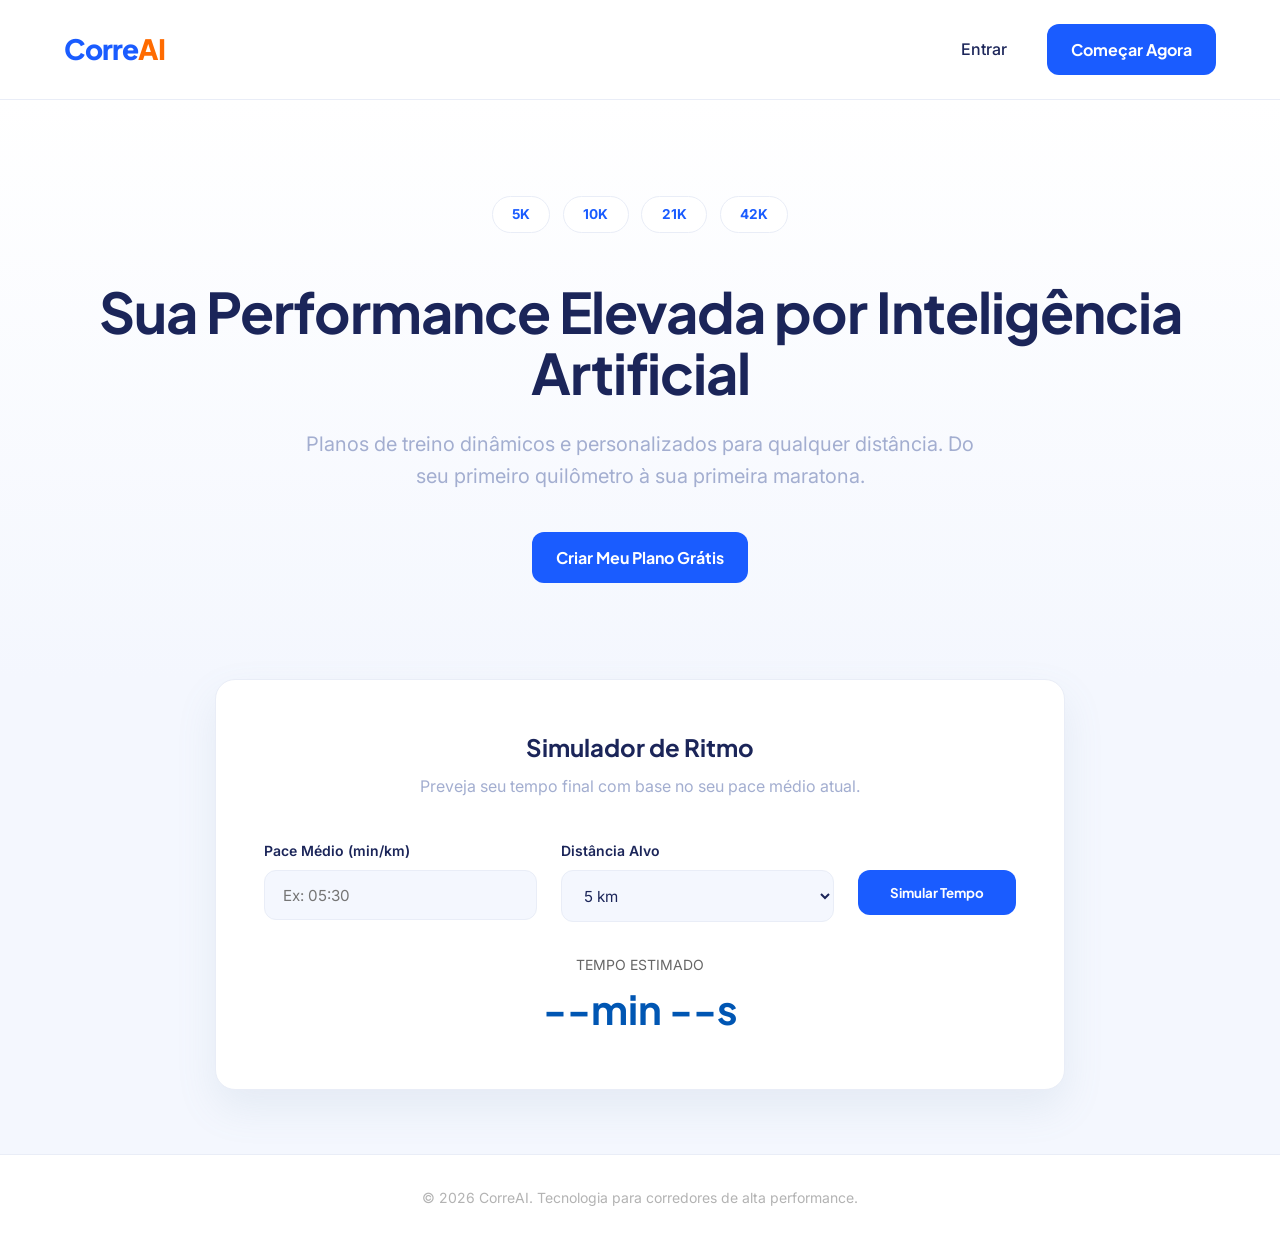
<file: index.html>
<!DOCTYPE html>
<html lang="pt-br">
    <head>
        <meta charset="UTF-8">
        <meta name="viewport" content="width=device-width, initial-scale=1.0">
        <title>CorreAI - Inteligência para sua Corrida</title>
        <link rel="stylesheet" href="style/style.css">
    </head>
    <body class="landing-page">

        <header class="landing-header">
            <a href="index.html" class="header-logo">Corre<span class="logo-ai">AI</span></a>
            <nav class="landing-nav">
                <a href="login.html" class="link-secundario">Entrar</a>
                <a href="cadastro.html" class="btn-primary">Começar Agora</a>
            </nav>
        </header>

        <main>
            <section class="hero">
                <div class="distancias-badges">
                    <span class="badge">5K</span>
                    <span class="badge">10K</span>
                    <span class="badge">21K</span>
                    <span class="badge">42K</span>
                </div>
                <h1>Sua Performance Elevada por Inteligência Artificial</h1>
                <p>Planos de treino dinâmicos e personalizados para qualquer distância. Do seu primeiro quilômetro à sua primeira maratona.</p>
                <div class="hero-actions">
                    <a href="cadastro.html" class="btn-primary btn-large">Criar Meu Plano Grátis</a>
                </div>
            </section>

            <section class="simulador-ritmo">
                <div class="cabecalho-simulador">
                    <h3>Simulador de Ritmo</h3>
                    <p>Preveja seu tempo final com base no seu pace médio atual.</p>
                </div>

                <div class="controles-simulador">
                    <div class="input-group">
                        <label for="paceInput">Pace Médio (min/km)</label>
                        <input type="text" id="paceInput" placeholder="Ex: 05:30" maxlength="5">
                        <span id="erroPace" style="color: #dc3545; font-size: 12px; display: none; margin-top: 5px;">
                            Formato inválido. Use MM:SS.
                        </span>
                    </div>

                    <div class="input-group">
                        <label for="distanciaSelect">Distância Alvo</label>
                        <select id="distanciaSelect">
                            <option value="5">5 km</option>
                            <option value="10">10 km</option>
                            <option value="21.097">21 km (Meia)</option>
                            <option value="42.195">42.2 km (Maratona)</option>
                        </select>
                    </div>

                    <button id="btnSimular" class="btn-primario">Simular Tempo</button>
                </div>

                <div class="resultado-simulador" style="text-align: center; margin-top: 2rem;">
                    <p style="font-size: 14px; color: #666; text-transform: uppercase;">Tempo Estimado</p>
                    <h2 id="tempoEstimadoDisplay" style="font-size: 2.5rem; color: #0056b3;">--min --s</h2>
                </div>
            </section>
        </main>

        <footer class="footer-simples">
            <p>© 2026 CorreAI. Tecnologia para corredores de alta performance.</p>
        </footer>

        <script src="js/simulador.js"></script> <script src="js/script.js"></script>
    </body>
</html>
</file>
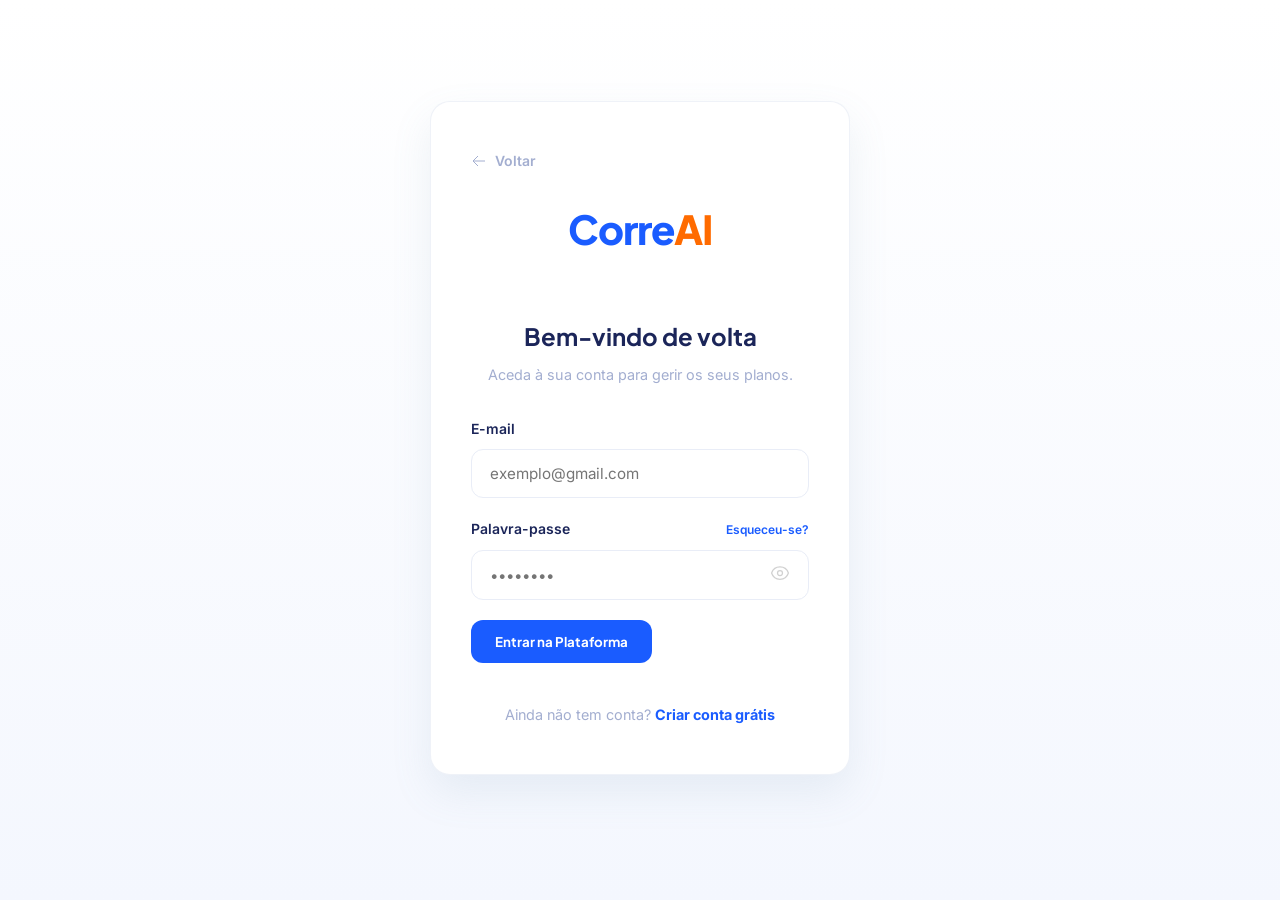
<file: admin.html>
<!DOCTYPE html>
<html lang="pt-br">
<head>
    <meta charset="UTF-8">
    <meta name="viewport" content="width=device-width, initial-scale=1.0">
    <title>Gestão Central - Admin CorreAI</title>
    <link rel="stylesheet" href="style/style.css">
    <style>
        .admin-kpi-grid { display: grid; grid-template-columns: repeat(auto-fit, minmax(280px, 1fr)); gap: 1.5rem; margin-bottom: 2rem; }
        .kpi-card { background: var(--white); border-radius: var(--radius-lg); padding: 1.8rem; border: 1px solid var(--border-color); display: flex; justify-content: space-between; align-items: flex-start; transition: transform 0.3s ease; box-shadow: var(--shadow-soft); }
        .kpi-card:hover { transform: translateY(-3px); }
        .kpi-info h4 { color: var(--text-secondary); font-size: 0.8rem; text-transform: uppercase; font-weight: 700; margin-bottom: 0.5rem; letter-spacing: 0.5px; }
        .kpi-valor { font-size: 2.2rem; font-family: var(--font-heading); color: var(--text-main); line-height: 1; }
        .kpi-icon { width: 50px; height: 50px; border-radius: 12px; display: flex; align-items: center; justify-content: center; font-size: 1.5rem; }
        .bg-azul-claro { background: var(--primary-light); color: var(--primary-blue); }
        .bg-laranja-claro { background: rgba(255, 107, 0, 0.1); color: var(--accent-orange); }
        .bg-verde-claro { background: rgba(1, 181, 116, 0.1); color: var(--success-green); }

        .admin-content-grid { display: grid; grid-template-columns: 1.5fr 1fr; gap: 1.5rem; margin-bottom: 2.5rem; }
        
        .tabela-container { width: 100%; overflow-x: auto; }
        .tabela-admin { width: 100%; border-collapse: collapse; text-align: left; }
        .tabela-admin th { color: var(--text-secondary); font-size: 0.75rem; text-transform: uppercase; padding: 1rem 0; border-bottom: 1px solid var(--border-color); font-weight: 700; }
        .tabela-admin td { padding: 1.2rem 0; border-bottom: 1px solid var(--border-color); color: var(--text-main); font-size: 0.9rem; vertical-align: middle; }
        .corredor-info { display: flex; align-items: center; gap: 1rem; }
        .avatar-letra { width: 40px; height: 40px; border-radius: 50%; display: flex; align-items: center; justify-content: center; font-weight: bold; color: white; font-family: var(--font-heading); font-size: 1.1rem; }
        
        .timeline { border-left: 2px solid var(--border-color); padding-left: 1.5rem; margin-left: 1rem; margin-top: 1rem; }
        .timeline-item { position: relative; margin-bottom: 1.5rem; }
        .timeline-item::before { content: ''; position: absolute; left: -1.9rem; top: 0.2rem; width: 12px; height: 12px; border-radius: 50%; background: var(--accent-orange); border: 3px solid var(--white); box-shadow: 0 0 0 4px rgba(255,107,0,0.1); }
        .timeline-time { font-size: 0.75rem; color: var(--text-secondary); font-weight: 600; margin-bottom: 0.2rem; display: block; }
        .timeline-texto { font-size: 0.9rem; font-weight: 500; }
        .texto-destaque { color: var(--primary-blue); font-weight: 700; }

        .danger-zone { background: #FFF4F4; border: 1px solid #FDCED0; padding: 2rem; border-radius: var(--radius-lg); position: relative; overflow: hidden; }
        .danger-zone::before { content: ''; position: absolute; top: 0; left: 0; width: 4px; height: 100%; background: var(--danger-red); }
        .danger-header { display: flex; align-items: center; gap: 0.8rem; color: var(--danger-red); margin-bottom: 1rem; }
        .danger-header h3 { color: var(--danger-red); margin: 0; }
        
        /* Sistema de Abas */
        .aba { display: none; animation: fadeIn 0.3s ease-in-out; }
        .aba.ativa { display: block; }
        @keyframes fadeIn { from { opacity: 0; transform: translateY(10px); } to { opacity: 1; transform: translateY(0); } }
        
        .btn-apagar { background: none; border: none; font-size: 1.2rem; cursor: pointer; transition: 0.2s; padding: 0.5rem; }
        .btn-apagar:hover { transform: scale(1.2); }

        @media (max-width: 1024px) { .admin-content-grid { grid-template-columns: 1fr; } }
    </style>
</head>
<body class="dashboard-page">

    <aside class="sidebar">
        <div class="sidebar-header">
            <a href="index.html" class="header-logo">Corre<span class="logo-ai">AI</span></a>
        </div>
        
        <nav class="sidebar-nav">
            <a href="#" class="nav-link active" onclick="mudarAba('aba-visao-geral', this)">
                <span class="icon">📊</span> Visão Geral
            </a>
            <a href="#" class="nav-link" onclick="mudarAba('aba-gestao', this)">
                <span class="icon">👥</span> Gestão de Utilizadores
            </a>
            <a href="#" class="nav-link" onclick="mudarAba('aba-logs', this)">
                <span class="icon">📑</span> Logs do Sistema
            </a>
        </nav>

        <div class="sidebar-footer">
            <div style="background: var(--bg-light); padding: 1rem; border-radius: var(--radius-md); display: flex; align-items: center; gap: 1rem;">
                <div class="avatar-letra" style="background: var(--text-main); width: 35px; height: 35px; font-size: 0.9rem;">AD</div>
                <div style="flex: 1;">
                    <p style="font-size: 0.8rem; font-weight: 700; color: var(--text-main);">Admin</p>
                    <p style="font-size: 0.7rem; color: var(--text-secondary);">admin@correai.com</p>
                </div>
                <button onclick="sair()" style="background: none; border: none; cursor: pointer; color: var(--danger-red); font-weight: bold; font-size: 0.85rem;">Sair</button>
            </div>
        </div>
    </aside>

    <main class="main-content">
        <header class="main-header">
            <div class="header-info">
                <h1>Gestão Central de Treinos</h1>
                <p class="texto-secundario">Monitorização de performance do sistema e uso da Inteligência Artificial.</p>
            </div>
            <div class="header-actions" style="display: flex; gap: 1.5rem; align-items: center;">
                <button class="btn-secundario" onclick="window.location.reload();">🔄 Atualizar Dados</button>
                <button onclick="sair()" class="btn-icon" style="color: var(--danger-red); font-weight: bold; background: none; border: none; cursor: pointer; font-size: 1rem;">Sair</button>
            </div>
        </header>

        <div id="aba-visao-geral" class="aba ativa">
            <section class="admin-kpi-grid">
                <div class="kpi-card">
                    <div class="kpi-info"><h4>Total de Corredores</h4><div class="kpi-valor" id="kpi-users">0</div></div>
                    <div class="kpi-icon bg-azul-claro">👥</div>
                </div>
                <div class="kpi-card">
                    <div class="kpi-info"><h4>Treinos Gerados IA</h4><div class="kpi-valor" id="kpi-treinos">0</div></div>
                    <div class="kpi-icon bg-laranja-claro">🧠</div>
                </div>
                <div class="kpi-card">
                    <div class="kpi-info"><h4>Kms Corridos (Mês)</h4><div class="kpi-valor" id="kpi-km">0 <span style="font-size: 1rem; color: var(--text-secondary);">km</span></div></div>
                    <div class="kpi-icon bg-verde-claro">📈</div>
                </div>
            </section>

            <section class="admin-content-grid">
                <div class="card">
                    <h3 style="margin-bottom: 1.5rem;">Últimos Corredores Registados</h3>
                    <div class="tabela-container">
                        <table class="tabela-admin">
                            <thead>
                                <tr><th>Corredor</th><th>Objetivo</th><th>Data de Registo</th><th>Status</th></tr>
                            </thead>
                            <tbody id="tabela-usuarios-resumo">
                                <tr><td colspan="4" style="text-align: center; color: var(--text-secondary);">A carregar dados...</td></tr>
                            </tbody>
                        </table>
                    </div>
                </div>
                <div class="card">
                    <h3 style="margin-bottom: 0.5rem;">Feed de Atividade IA</h3>
                    <p class="texto-secundario" style="font-size: 0.8rem; margin-bottom: 1.5rem;">Últimos 5 treinos gerados.</p>
                    <div class="timeline" id="timeline-resumo"></div>
                </div>
            </section>

            <section class="danger-zone">
                <div class="danger-header"><span style="font-size: 1.5rem;">⚠️</span><h3>Manutenção de Base de Dados</h3></div>
                <p class="texto-secundario" style="margin-bottom: 1.5rem;">Esta ação irá remover permanentemente todo o histórico de treinos. Esta operação é <strong>irreversível</strong>.</p>
                <button id="btn-danger" class="btn-primary" style="background: var(--danger-red);" onclick="confirmarLimpeza()">Limpar Base de Dados SQL</button>
            </section>
        </div>

        <div id="aba-gestao" class="aba">
            <div class="card">
                <h3 style="margin-bottom: 0.5rem;">Gestão Completa de Utilizadores</h3>
                <p class="texto-secundario" style="margin-bottom: 2rem;">Controle de contas, perfis e permissões dos corredores.</p>
                <div class="tabela-container">
                    <table class="tabela-admin">
                        <thead>
                            <tr><th>Corredor</th><th>Email</th><th>Objetivo</th><th>Ações</th></tr>
                        </thead>
                        <tbody id="tabela-usuarios-completa">
                            <tr><td colspan="4" style="text-align: center; color: var(--text-secondary);">A carregar dados...</td></tr>
                        </tbody>
                    </table>
                </div>
            </div>
        </div>

        <div id="aba-logs" class="aba">
            <div class="card">
                <h3 style="margin-bottom: 0.5rem;">Logs Detalhados do Sistema</h3>
                <p class="texto-secundario" style="margin-bottom: 2rem;">Registo completo de toda a atividade do motor de Inteligência Artificial.</p>
                <div class="tabela-container">
                    <table class="tabela-admin">
                        <thead>
                            <tr><th>Data e Hora</th><th>Corredor</th><th>Distância Executada</th><th>Parecer da IA</th></tr>
                        </thead>
                        <tbody id="tabela-logs-completa">
                            <tr><td colspan="4" style="text-align: center; color: var(--text-secondary);">A carregar logs...</td></tr>
                        </tbody>
                    </table>
                </div>
            </div>
        </div>

    </main>

    <script>
        if (localStorage.getItem('tipoUsuario') !== 'admin') {
            alert("Acesso Negado! Área restrita a Administradores.");
            window.location.href = 'login.html';
        }

        function sair() { localStorage.clear(); window.location.href = 'index.html'; }

        // Mudar entre as Abas (SPA)
        function mudarAba(idAba, elementoNav) {
            // Remove a classe 'ativa' de todas as abas e links
            document.querySelectorAll('.aba').forEach(aba => aba.classList.remove('ativa'));
            document.querySelectorAll('.nav-link').forEach(link => link.classList.remove('active'));
            
            // Ativa a aba clicada
            document.getElementById(idAba).classList.add('ativa');
            elementoNav.classList.add('active');
        }

        function gerarCorAvatar(nome) {
            const cores = ['#1A5CFF', '#FF6B00', '#01B574', '#7000FF', '#FF005C', '#00C2FF'];
            let soma = 0;
            for(let i = 0; i < nome.length; i++) soma += nome.charCodeAt(i);
            return cores[soma % cores.length];
        }

        // CARREGAR DADOS GERAIS (E PREENCHER AS DUAS ABAS DE UTILIZADORES)
        async function carregarDashboardAdmin() {
            try {
                const res = await fetch('http://127.0.0.1:5000/admin/stats');
                const data = await res.json();
                
                document.getElementById('kpi-users').innerText = data.total_users;
                document.getElementById('kpi-treinos').innerText = data.total_treinos;
                document.getElementById('kpi-km').innerHTML = `${data.total_km} <span style="font-size: 1rem; color: var(--text-secondary);">km</span>`;

                const tbodyResumo = document.getElementById('tabela-usuarios-resumo');
                const tbodyCompleta = document.getElementById('tabela-usuarios-completa');
                
                if(data.usuarios.length === 0) {
                    tbodyResumo.innerHTML = '<tr><td colspan="4" style="text-align:center;">Nenhum utilizador.</td></tr>';
                    tbodyCompleta.innerHTML = '<tr><td colspan="4" style="text-align:center;">Nenhum utilizador.</td></tr>';
                } else {
                    let htmlResumo = '';
                    let htmlCompleto = '';

                    data.usuarios.forEach(u => {
                        const inicial = u.nome.charAt(0).toUpperCase();
                        const cor = gerarCorAvatar(u.nome);
                        const dataFormatada = new Date(u.criado_em).toLocaleDateString('pt-PT', { day: '2-digit', month: 'short', year: 'numeric' });
                        const objText = u.objetivo ? u.objetivo.toUpperCase() : 'N/A';
                        
                        // HTML para Visão Geral
                        htmlResumo += `
                        <tr>
                            <td><div class="corredor-info"><div class="avatar-letra" style="background-color: ${cor};">${inicial}</div>
                            <div><p style="font-weight: 600;">${u.nome}</p><p style="font-size: 0.75rem; color: var(--text-secondary);">${u.email}</p></div></div></td>
                            <td style="font-weight: 600; color: var(--primary-blue);">${objText}</td>
                            <td>${dataFormatada}</td>
                            <td><span class="tag-status status-sucesso">Ativo</span></td>
                        </tr>`;

                        // HTML para Gestão de Utilizadores (Com botão de apagar)
                        htmlCompleto += `
                        <tr>
                            <td><div class="corredor-info"><div class="avatar-letra" style="background-color: ${cor};">${inicial}</div><p style="font-weight: 600;">${u.nome}</p></div></td>
                            <td>${u.email}</td>
                            <td style="font-weight: 600;">${objText}</td>
                            <td><button class="btn-apagar" onclick="apagarUtilizador(${u.id}, '${u.nome}')" title="Apagar Utilizador">🗑️</button></td>
                        </tr>`;
                    });

                    tbodyResumo.innerHTML = htmlResumo;
                    tbodyCompleta.innerHTML = htmlCompleto;
                }
            } catch (err) { console.error("Erro stats:", err); }
        }

        // CARREGAR DADOS DE LOGS (PREENCHER TIMELINE E TABELA COMPLETA)
        async function carregarFeedIA() {
            try {
                const res = await fetch(`http://127.0.0.1:5000/historico?tipo=admin`);
                const treinos = await res.json();
                const timeline = document.getElementById('timeline-resumo');
                const tbodyLogs = document.getElementById('tabela-logs-completa');
                
                if (treinos.length === 0) {
                    timeline.innerHTML = "<p class='texto-secundario'>Nenhuma atividade recente.</p>";
                    tbodyLogs.innerHTML = "<tr><td colspan='4' style='text-align:center;'>Nenhum log disponível.</td></tr>";
                    return;
                }

                // Preencher Timeline da Visão Geral (apenas 5)
                const ultimos = treinos.slice(0, 5);
                timeline.innerHTML = ultimos.map(t => {
                    const hora = new Date(t.data + 'T12:00:00').toLocaleTimeString('pt-PT', { hour: '2-digit', minute: '2-digit' });
                    const kmSugerido = t.sugestao_ia || t.sugestao || 'Nova Meta';
                    return `<div class="timeline-item"><span class="timeline-time">${hora}</span>
                            <p class="timeline-texto">A IA atuou em <span style="font-weight: 600;">${t.nome}</span>: <span class="texto-destaque">${kmSugerido}</span></p></div>`;
                }).join('');

                // Preencher Tabela de Logs Completa
                tbodyLogs.innerHTML = treinos.map(t => {
                    const dataCompleta = new Date(t.data + 'T12:00:00').toLocaleDateString('pt-PT') + ' às ' + new Date(t.data + 'T12:00:00').toLocaleTimeString('pt-PT', { hour: '2-digit', minute: '2-digit' });
                    return `
                    <tr>
                        <td>${dataCompleta}</td>
                        <td style="font-weight: 600;">${t.nome}</td>
                        <td>${t.distancia} KM</td>
                        <td style="color: var(--primary-blue); font-weight: 500;">${t.sugestao_ia || t.sugestao || 'N/A'}</td>
                    </tr>`;
                }).join('');

            } catch { document.getElementById('timeline-resumo').innerHTML = "Erro ao conectar."; }
        }

        // APAGAR UTILIZADOR
        async function apagarUtilizador(id, nome) {
            if(confirm(`ATENÇÃO!\nTem a certeza que deseja APAGAR o utilizador "${nome}" e todo o seu histórico de treinos?\nEsta ação é irreversível.`)) {
                try {
                    const res = await fetch(`http://127.0.0.1:5000/admin/deletar_usuario/${id}`, { method: 'DELETE' });
                    const resposta = await res.json();
                    if(resposta.sucesso) {
                        alert(resposta.mensagem);
                        carregarDashboardAdmin(); // Recarrega as tabelas e KPIs
                        carregarFeedIA();
                    }
                } catch (err) { alert("Erro de conexão ao tentar apagar utilizador."); }
            }
        }

        // SISTEMA DUPLA CONFIRMAÇÃO PARA LIMPAR TUDO
        let confirmacaoAtiva = false;
        async function confirmarLimpeza() {
            const btn = document.getElementById('btn-danger');
            if (!confirmacaoAtiva) {
                btn.innerText = "Tem a certeza? Clique novamente para apagar.";
                btn.style.background = "#8B0000"; 
                confirmacaoAtiva = true;
                setTimeout(() => { btn.innerText = "Limpar Base de Dados SQL"; btn.style.background = "var(--danger-red)"; confirmacaoAtiva = false; }, 4000);
            } else {
                btn.innerText = "A apagar...";
                await fetch('http://127.0.0.1:5000/admin/limpar', { method: 'DELETE' });
                alert("Limpeza efetuada com sucesso!");
                window.location.reload();
            }
        }

        document.addEventListener('DOMContentLoaded', () => {
            carregarDashboardAdmin();
            carregarFeedIA();
        });
    </script>
</body>
</html>
</file>
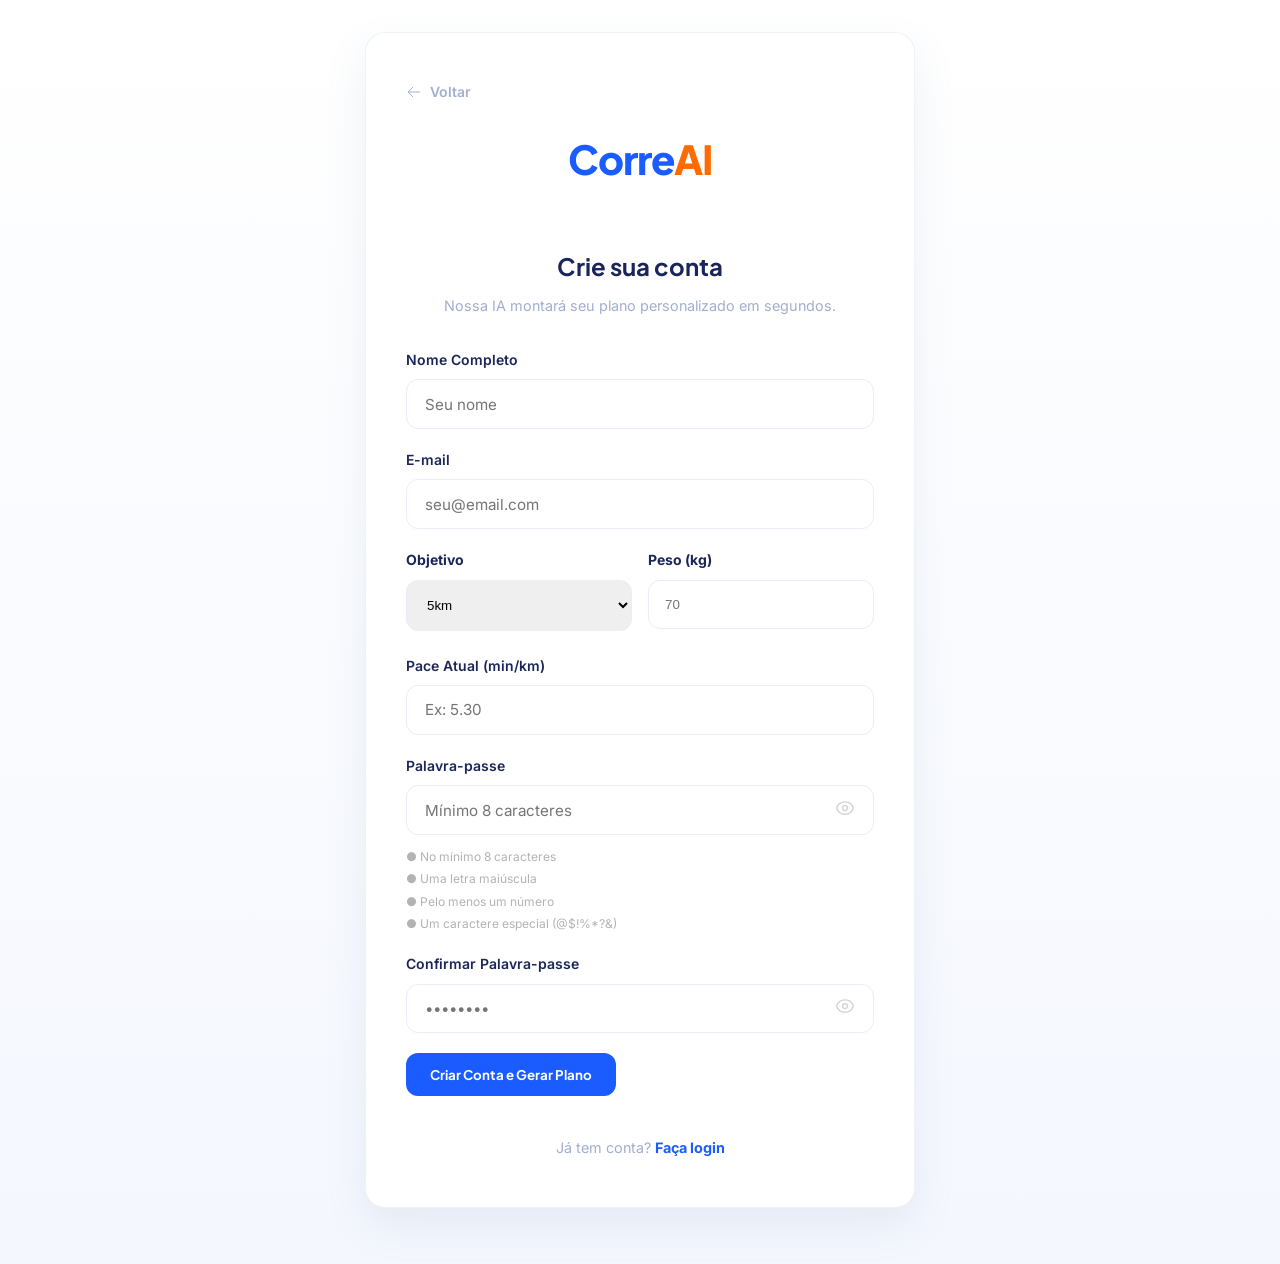
<file: cadastro.html>
<!DOCTYPE html>
<html lang="pt-br">
<head>
    <meta charset="UTF-8">
    <meta name="viewport" content="width=device-width, initial-scale=1.0">
    <title>Cadastro - CorreAI</title>
    <link rel="stylesheet" href="style/style.css">
</head>
<body class="auth-page">

    <main class="auth-container container-medio">
        <div class="auth-card card">
            
            <a href="index.html" class="btn-voltar">
                <svg class="icon-svg" style="width: 16px; height: 16px;" viewBox="0 0 24 24" stroke="currentColor"><path d="M10.5 19.5 3 12m0 0 7.5-7.5M3 12h18" /></svg>
                Voltar
            </a>

            <div style="display: flex; justify-content: center; margin-bottom: 2rem;">
                <a href="index.html" class="header-logo">Corre<span class="logo-ai">AI</span></a>
            </div>

            <div class="auth-header">
                <h2>Crie sua conta</h2>
                <p>Nossa IA montará seu plano personalizado em segundos.</p>
            </div>
            
            <form id="form-cadastro">
                <div class="form-group">
                    <label>Nome Completo</label>
                    <input type="text" id="nome" placeholder="Seu nome" required>
                </div>

                <div class="form-group">
                    <label>E-mail</label>
                    <input type="email" id="email" placeholder="seu@email.com" required>
                </div>

                <div style="display: flex; gap: 1rem; margin-bottom: 1.5rem;">
                    <div style="flex: 1;">
                        <label style="display: block; font-size: 0.875rem; font-weight: 700; margin-bottom: 0.5rem;">Objetivo</label>
                        <select id="distancia-alvo" style="width: 100%; padding: 1rem; border: 1px solid var(--border-color); border-radius: var(--radius-md);" required>
                            <option value="5k">5km</option>
                            <option value="10k">10km</option>
                            <option value="21k">21km</option>
                            <option value="42k">42km</option>
                        </select>
                    </div>
                    <div style="flex: 1;">
                        <label style="display: block; font-size: 0.875rem; font-weight: 700; margin-bottom: 0.5rem;">Peso (kg)</label>
                        <input type="number" id="peso" placeholder="70" style="width: 100%; padding: 1rem; border: 1px solid var(--border-color); border-radius: var(--radius-md);" required>
                    </div>
                </div>

                <div class="form-group">
                    <label>Pace Atual (min/km)</label>
                    <input type="number" id="pace-cadastro" placeholder="Ex: 5.30" step="0.01" required>
                </div>

                <div class="form-group">
                    <label>Palavra-passe</label>
                    <div class="input-icon-wrapper">
                        <input type="password" id="senha" placeholder="Mínimo 8 caracteres" required>
                        <button type="button" class="btn-icon-toggle" onclick="toggleSenha('senha')">
                            <svg class="icon-svg" viewBox="0 0 24 24"><path d="M2.036 12.322a1.012 1.012 0 0 1 0-.639C3.423 7.51 7.36 4.5 12 4.5c4.638 0 8.573 3.007 9.963 7.178.07.207.07.431 0 .639C20.577 16.49 16.64 19.5 12 19.5c-4.638 0-8.573-3.007-9.963-7.178Z" /><circle cx="12" cy="12" r="3" /></svg>
                        </button>
                    </div>
                    <div class="requisitos-senha">
                        <p id="req-comprimento">● No mínimo 8 caracteres</p>
                        <p id="req-maiuscula">● Uma letra maiúscula</p>
                        <p id="req-numero">● Pelo menos um número</p>
                        <p id="req-especial">● Um caractere especial (@$!%*?&)</p>
                    </div>
                </div>

                <div class="form-group">
                    <label>Confirmar Palavra-passe</label>
                    <div class="input-icon-wrapper">
                        <input type="password" id="confirmar-senha" placeholder="••••••••" required>
                        <button type="button" class="btn-icon-toggle" onclick="toggleSenha('confirmar-senha')">
                            <svg class="icon-svg" viewBox="0 0 24 24"><path d="M2.036 12.322a1.012 1.012 0 0 1 0-.639C3.423 7.51 7.36 4.5 12 4.5c4.638 0 8.573 3.007 9.963 7.178.07.207.07.431 0 .639C20.577 16.49 16.64 19.5 12 19.5c-4.638 0-8.573-3.007-9.963-7.178Z" /><circle cx="12" cy="12" r="3" /></svg>
                        </button>
                    </div>
                </div>

                <button type="submit" class="btn-primary">Criar Conta e Gerar Plano</button>
            </form>

            <footer class="auth-footer">
                <p>Já tem conta? <a href="login.html" class="link-destaque">Faça login</a></p>
            </footer>
        </div>
    </main>

    <script src="js/script.js"></script>
</body>
</html>
</file>
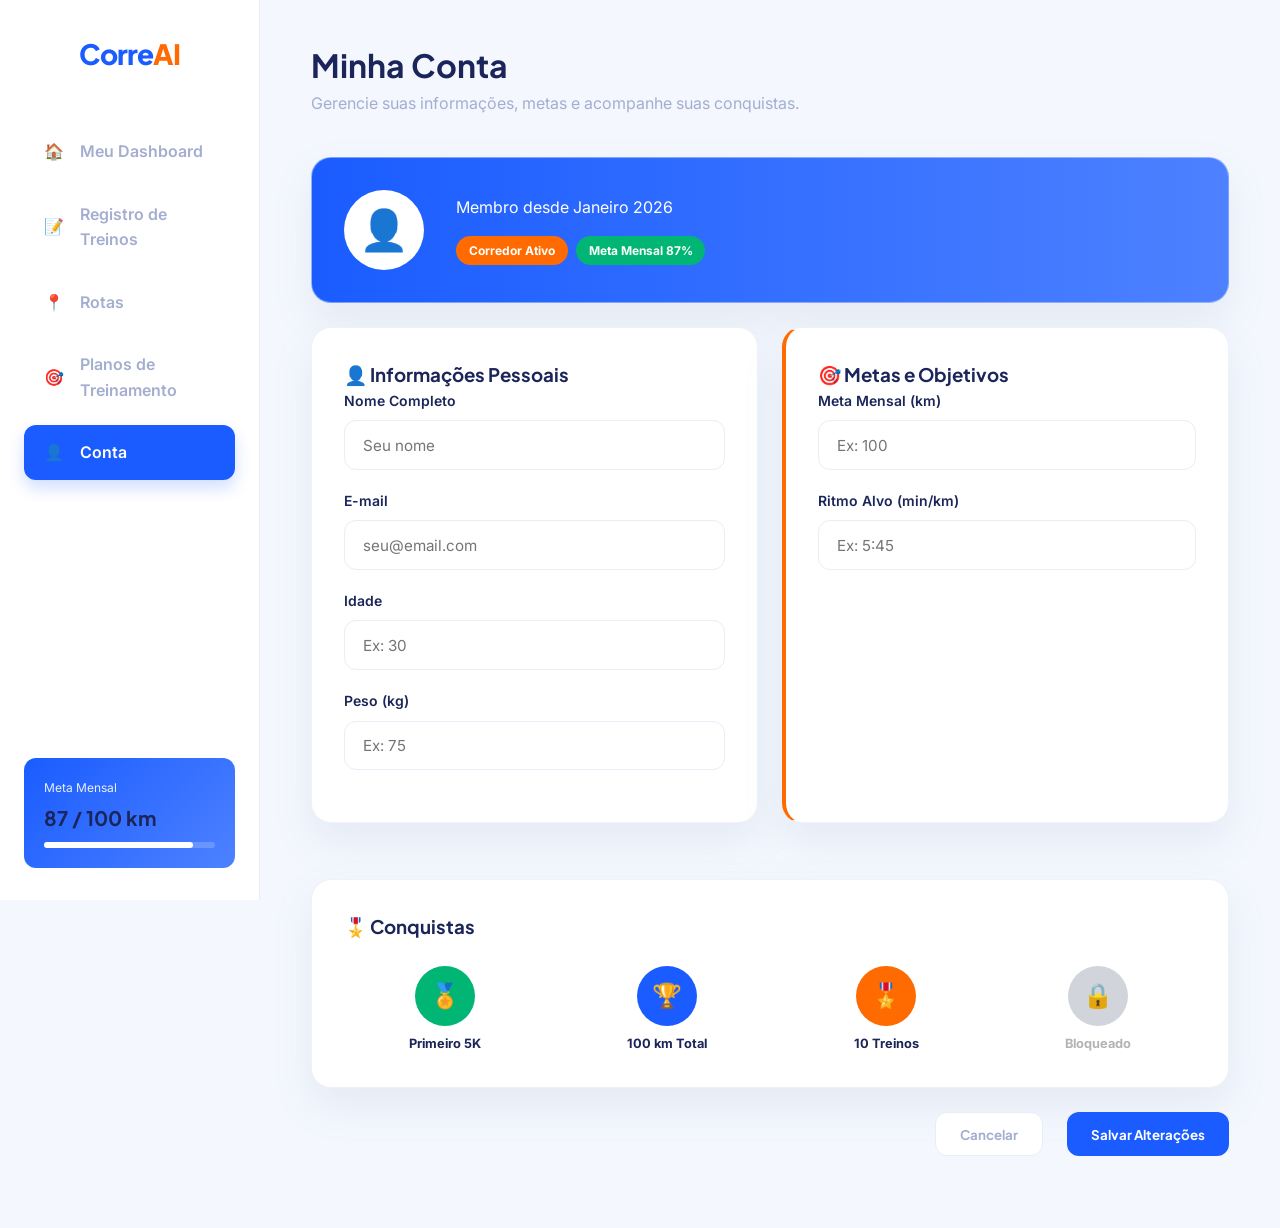
<file: conta.html>
<!DOCTYPE html>
<html lang="pt-br">
<head>
    <meta charset="UTF-8">
    <meta name="viewport" content="width=device-width, initial-scale=1.0">
    <title>Minha Conta - CorreAI</title>
    <link rel="stylesheet" href="style/style.css">
</head>
<body class="dashboard-page">

    <aside class="sidebar">
        <div class="sidebar-header">
            <a href="index.html" class="header-logo">Corre<span class="logo-ai">AI</span></a>
        </div>
        
        <nav class="sidebar-nav">
            <a href="dashboard.html" class="nav-link">
                <span class="icon">🏠</span> Meu Dashboard
            </a>
            <a href="registro.html" class="nav-link">
                <span class="icon">📝</span> Registro de Treinos
            </a>
            <a href="rotas.html" class="nav-link">
                <span class="icon">📍</span> Rotas
            </a>
            <a href="planos.html" class="nav-link">
                <span class="icon">🎯</span> Planos de Treinamento
            </a>
            <a href="conta.html" class="nav-link active">
                <span class="icon">👤</span> Conta
            </a>
        </nav>

        <div class="sidebar-footer">
            <div class="badge-meta">
                <p class="label-meta">Meta Mensal</p>
                <h4 class="valor-meta">87 / 100 km</h4>
                <div class="progress-bar-bg">
                    <div class="progress-bar-fill" style="width: 87%;"></div>
                </div>
            </div>
        </div>
    </aside>

    <main class="main-content">
        <header class="main-header">
            <div class="header-info">
                <h1>Minha Conta</h1>
                <p class="texto-secundario">Gerencie suas informações, metas e acompanhe suas conquistas.</p>
            </div>
        </header>

        <section class="secao-perfil-topo">
            <div class="card card-perfil-header">
                <div class="avatar-container">
                    <span class="avatar-placeholder">👤</span>
                </div>
                <div class="perfil-info-basica">
                    <h2 id="nome-perfil-display">Carregando...</h2>
                    <p class="data-membro">Membro desde Janeiro 2026</p>
                    <div class="badges-perfil">
                        <span class="tag-status status-laranja">Corredor Ativo</span>
                        <span class="tag-status status-sucesso">Meta Mensal 87%</span>
                    </div>
                </div>
            </div>
        </section>

        <section class="grid-conta-config">
            
            <div class="card">
                <h3>👤 Informações Pessoais</h3>
                <form id="form-perfil-pessoal" class="form-grid">
                    <div class="form-group">
                        <label>Nome Completo</label>
                        <input type="text" id="perfil-nome" placeholder="Seu nome">
                    </div>
                    <div class="form-group">
                        <label>E-mail</label>
                        <input type="email" id="perfil-email" placeholder="seu@email.com">
                    </div>
                    <div class="form-group">
                        <label>Idade</label>
                        <input type="number" id="perfil-idade" placeholder="Ex: 30">
                    </div>
                    <div class="form-group">
                        <label>Peso (kg)</label>
                        <input type="number" id="perfil-peso" placeholder="Ex: 75" step="0.1">
                    </div>
                </form>
            </div>

            <div class="card card-borda-laranja">
                <h3>🎯 Metas e Objetivos</h3>
                <form id="form-perfil-metas" class="form-grid">
                    <div class="form-group">
                        <label>Meta Mensal (km)</label>
                        <input type="number" id="perfil-meta" placeholder="Ex: 100">
                    </div>
                    <div class="form-group">
                        <label>Ritmo Alvo (min/km)</label>
                        <input type="text" placeholder="Ex: 5:45">
                    </div>
                </form>
            </div>

        </section>

        <section class="secao-conquistas">
            <div class="card card-fundo-claro">
                <h3>🎖️ Conquistas</h3>
                <div class="conquistas-container">
                    <div class="badge-item conquistado">
                        <div class="badge-icon icon-verde">🏅</div>
                        <p>Primeiro 5K</p>
                    </div>
                    <div class="badge-item conquistado">
                        <div class="badge-icon icon-azul">🏆</div>
                        <p>100 km Total</p>
                    </div>
                    <div class="badge-item conquistado">
                        <div class="badge-icon icon-laranja">🎖️</div>
                        <p>10 Treinos</p>
                    </div>
                    <div class="badge-item bloqueado">
                        <div class="badge-icon icon-cinza">🔒</div>
                        <p>Bloqueado</p>
                    </div>
                </div>
            </div>
        </section>

        <footer class="form-footer-actions">
            <button type="button" class="btn-secundario">Cancelar</button>
            <button type="submit" form="form-perfil-pessoal" class="btn-primary">Salvar Alterações</button>
        </footer>

    </main>

    <script src="js/script.js"></script>
</body>
</html>
</file>
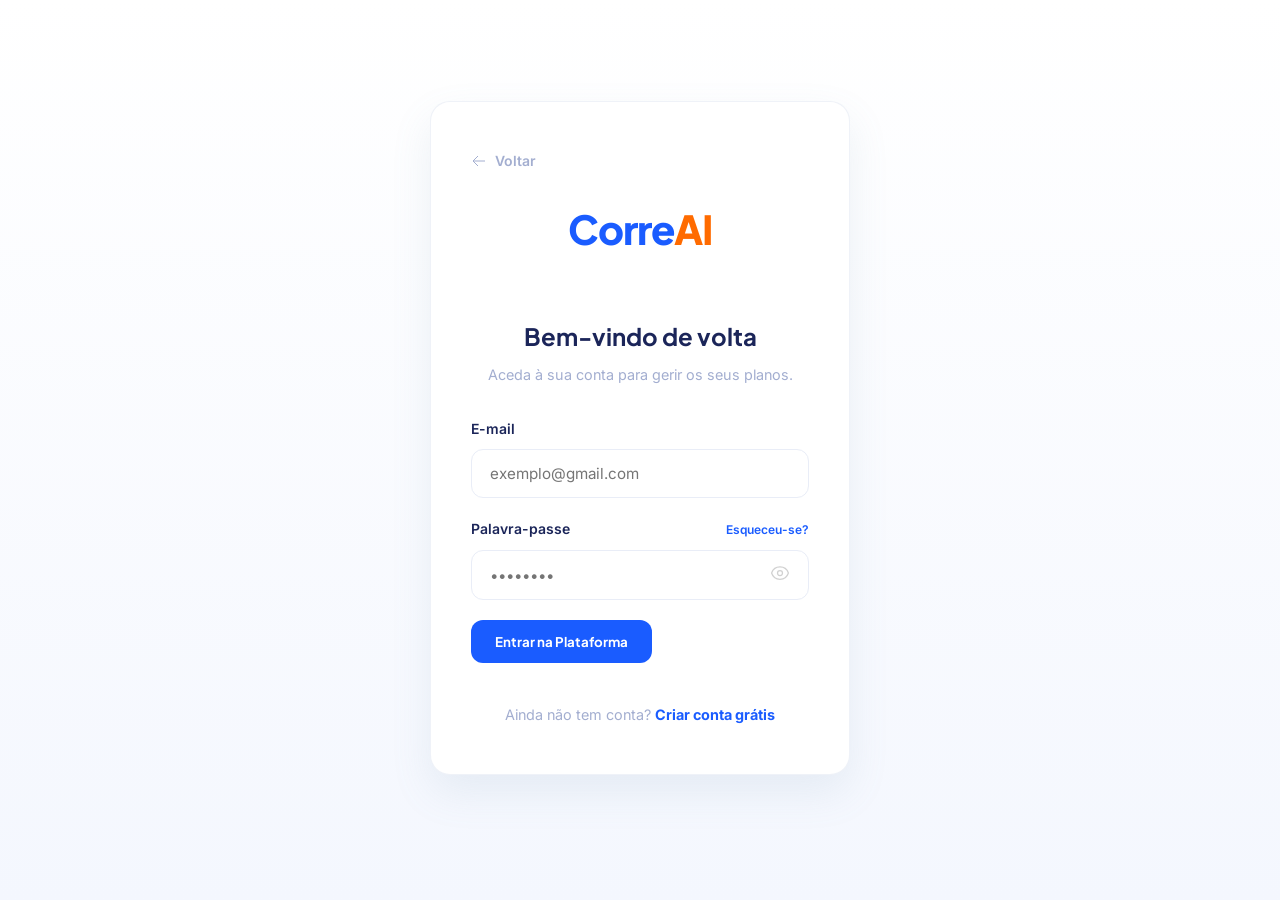
<file: login.html>
<!DOCTYPE html>
<html lang="pt-br">
<head>
    <meta charset="UTF-8">
    <meta name="viewport" content="width=device-width, initial-scale=1.0">
    <title>Login - CorreAI</title>
    <link rel="stylesheet" href="style/style.css">
</head>
<body class="auth-page">

    <main class="auth-container">
        <div class="auth-card card">
            
            <a href="index.html" class="btn-voltar">
                <svg class="icon-svg" style="width: 16px; height: 16px;" viewBox="0 0 24 24" stroke="currentColor"><path d="M10.5 19.5 3 12m0 0 7.5-7.5M3 12h18" /></svg>
                Voltar
            </a>

            <div style="display: flex; justify-content: center; margin-bottom: 2rem;">
                <a href="index.html" class="header-logo">Corre<span class="logo-ai">AI</span></a>
            </div>

            <div class="auth-header">
                <h2>Bem-vindo de volta</h2>
                <p>Aceda à sua conta para gerir os seus planos.</p>
            </div>
            
            <form class="formulario-login">
                <div class="form-group">
                    <label for="email">E-mail</label>
                    <input type="email" id="email" placeholder="exemplo@gmail.com" required>
                </div>

                <div class="form-group">
                    <div style="display: flex; justify-content: space-between; align-items: center; margin-bottom: 0.6rem;">
                        <label style="margin-bottom: 0;">Palavra-passe</label>
                        <a href="#" style="font-size: 0.75rem; color: var(--primary-blue); font-weight: 600; text-decoration: none;">Esqueceu-se?</a>
                    </div>
                    <div class="input-icon-wrapper">
                        <input type="password" id="senha" placeholder="••••••••" required>
                        <button type="button" class="btn-icon-toggle" onclick="toggleSenha('senha')">
                            <svg class="icon-svg" viewBox="0 0 24 24"><path d="M2.036 12.322a1.012 1.012 0 0 1 0-.639C3.423 7.51 7.36 4.5 12 4.5c4.638 0 8.573 3.007 9.963 7.178.07.207.07.431 0 .639C20.577 16.49 16.64 19.5 12 19.5c-4.638 0-8.573-3.007-9.963-7.178Z" /><circle cx="12" cy="12" r="3" /></svg>
                        </button>
                    </div>
                </div>

                <button type="submit" class="btn-primary">Entrar na Plataforma</button>
            </form>

            <footer class="auth-footer">
                <p>Ainda não tem conta? <a href="cadastro.html" class="link-destaque">Criar conta grátis</a></p>
            </footer>
        </div>
    </main>

    <script src="js/script.js"></script>
</body>
</html>
</file>
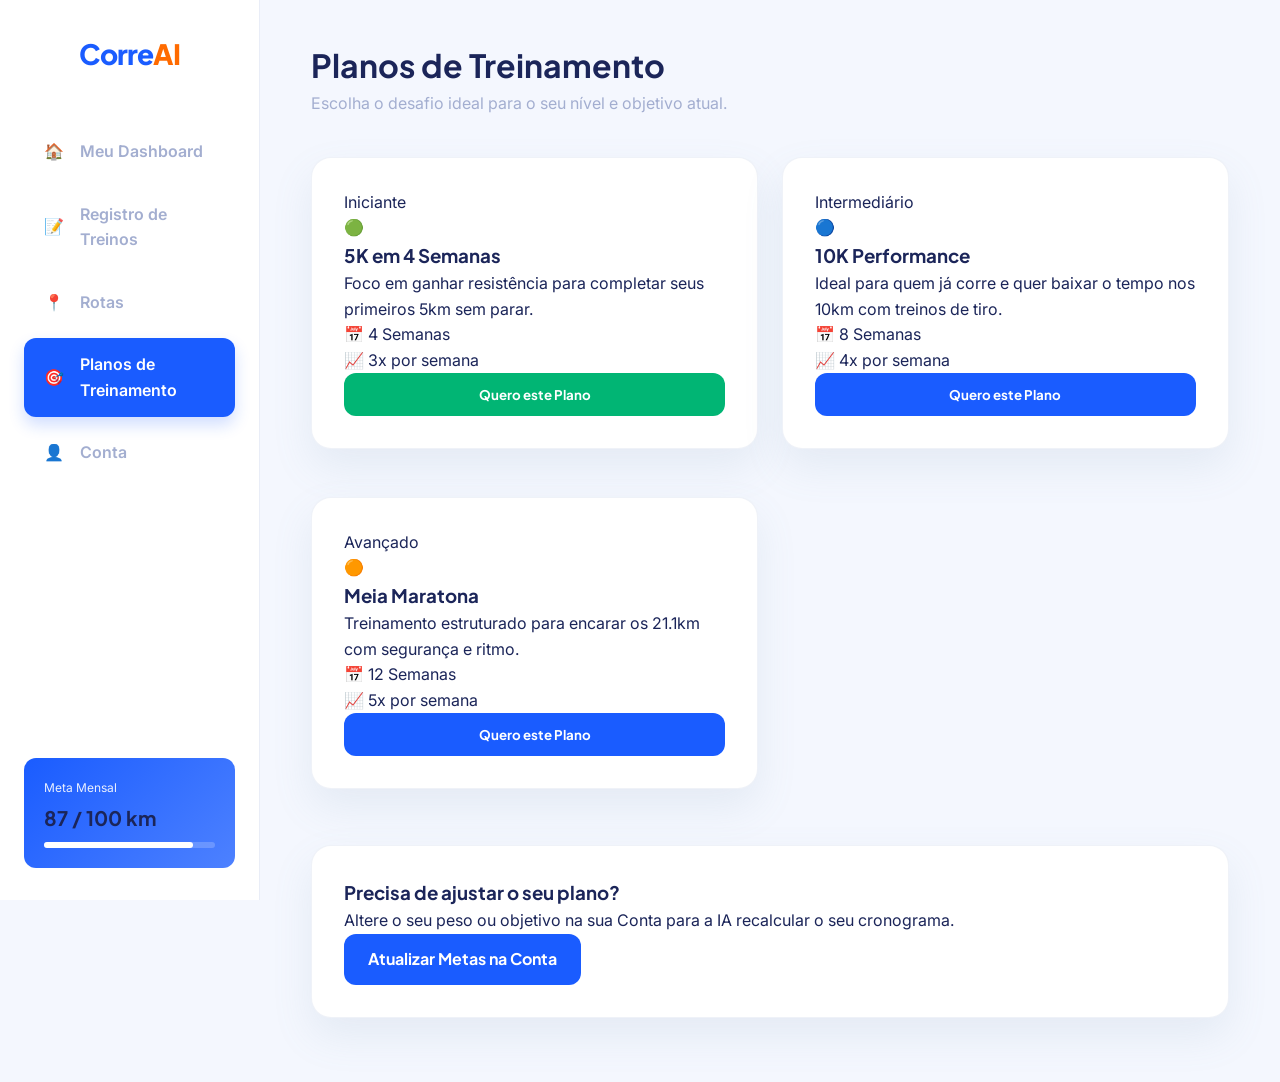
<file: planos.html>
<!DOCTYPE html>
<html lang="pt-br">
<head>
    <meta charset="UTF-8">
    <meta name="viewport" content="width=device-width, initial-scale=1.0">
    <title>Planos de Treinamento - CorreAI</title>
    <link rel="stylesheet" href="style/style.css">
</head>
<body class="dashboard-page">

    <aside class="sidebar">
        <div class="sidebar-header">
            <a href="index.html" class="header-logo">Corre<span class="logo-ai">AI</span></a>
        </div>
        
        <nav class="sidebar-nav">
            <a href="dashboard.html" class="nav-link">
                <span class="icon">🏠</span> Meu Dashboard
            </a>
            <a href="registro.html" class="nav-link">
                <span class="icon">📝</span> Registro de Treinos
            </a>
            <a href="rotas.html" class="nav-link">
                <span class="icon">📍</span> Rotas
            </a>
            <a href="planos.html" class="nav-link active">
                <span class="icon">🎯</span> Planos de Treinamento
            </a>
            <a href="conta.html" class="nav-link">
                <span class="icon">👤</span> Conta
            </a>
        </nav>

        <div class="sidebar-footer">
            <div class="badge-meta">
                <p class="label-meta">Meta Mensal</p>
                <h4 class="valor-meta">87 / 100 km</h4>
                <div class="progress-bar-bg">
                    <div class="progress-bar-fill" style="width: 87%;"></div>
                </div>
            </div>
        </div>
    </aside>

    <main class="main-content">
        <header class="main-header">
            <div class="header-info">
                <h1>Planos de Treinamento</h1>
                <p class="texto-secundario">Escolha o desafio ideal para o seu nível e objetivo atual.</p>
            </div>
        </header>

        <section class="grid-planos">
            
            <div class="card card-plano">
                <div class="plano-tag tag-sucesso">Iniciante</div>
                <div class="plano-header">
                    <span class="icon-grande">🟢</span>
                    <h3>5K em 4 Semanas</h3>
                </div>
                <p class="plano-descricao">Foco em ganhar resistência para completar seus primeiros 5km sem parar.</p>
                <div class="plano-metadados">
                    <div class="meta-item"><span>📅</span> 4 Semanas</div>
                    <div class="meta-item"><span>📈</span> 3x por semana</div>
                </div>
                <button class="btn-primary btn-full btn-sucesso" onclick="alert('Plano 5K selecionado! A nossa IA ajustou a sua rotina no Dashboard.'); window.location.href='dashboard.html';">Quero este Plano</button>
            </div>

            <div class="card card-plano plano-destaque">
                <div class="plano-tag tag-primario">Intermediário</div>
                <div class="plano-header">
                    <span class="icon-grande">🔵</span>
                    <h3>10K Performance</h3>
                </div>
                <p class="plano-descricao">Ideal para quem já corre e quer baixar o tempo nos 10km com treinos de tiro.</p>
                <div class="plano-metadados">
                    <div class="meta-item"><span>📅</span> 8 Semanas</div>
                    <div class="meta-item"><span>📈</span> 4x por semana</div>
                </div>
                <button class="btn-primary btn-full" onclick="alert('Plano 10K selecionado! Prepara-te para evoluir.'); window.location.href='dashboard.html';">Quero este Plano</button>
            </div>

            <div class="card card-plano">
                <div class="plano-tag tag-aviso">Avançado</div>
                <div class="plano-header">
                    <span class="icon-grande">🟠</span>
                    <h3>Meia Maratona</h3>
                </div>
                <p class="plano-descricao">Treinamento estruturado para encarar os 21.1km com segurança e ritmo.</p>
                <div class="plano-metadados">
                    <div class="meta-item"><span>📅</span> 12 Semanas</div>
                    <div class="meta-item"><span>📈</span> 5x por semana</div>
                </div>
                <button class="btn-primary btn-full btn-laranja" onclick="alert('Plano Meia Maratona selecionado! Foco total.'); window.location.href='dashboard.html';">Quero este Plano</button>
            </div>

        </section>

        <section class="secao-plano-ia">
            <div class="card card-azul-escuro">
                <div class="ia-info">
                    <h3>Precisa de ajustar o seu plano?</h3>
                    <p>Altere o seu peso ou objetivo na sua Conta para a IA recalcular o seu cronograma.</p>
                </div>
                <div class="ia-acao">
                    <a href="conta.html" class="btn-primary btn-branco">Atualizar Metas na Conta</a>
                </div>
            </div>
        </section>

    </main>

    <script src="js/script.js"></script>
</body>
</html>
</file>
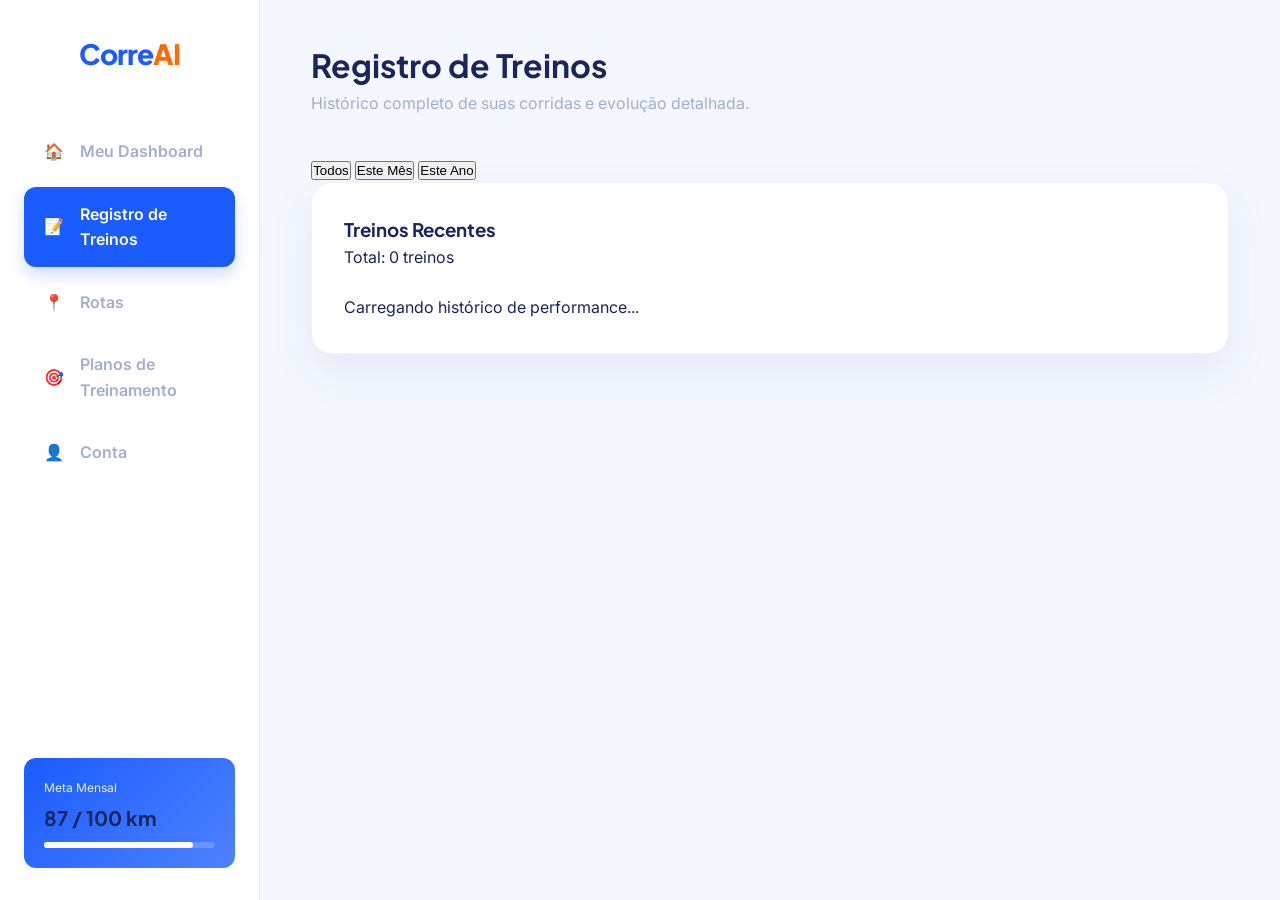
<file: registro.html>
<!DOCTYPE html>
<html lang="pt-br">
<head>
    <meta charset="UTF-8">
    <meta name="viewport" content="width=device-width, initial-scale=1.0">
    <title>Registro de Treinos - CorreAI</title>
    <link rel="stylesheet" href="style/style.css">
</head>
<body class="dashboard-page">

    <aside class="sidebar">
        <div class="sidebar-header">
            <a href="index.html" class="header-logo">Corre<span class="logo-ai">AI</span></a>
        </div>
        
        <nav class="sidebar-nav">
            <a href="dashboard.html" class="nav-link">
                <span class="icon">🏠</span> Meu Dashboard
            </a>
            <a href="registro.html" class="nav-link active">
                <span class="icon">📝</span> Registro de Treinos
            </a>
            <a href="rotas.html" class="nav-link">
                <span class="icon">📍</span> Rotas
            </a>
            <a href="planos.html" class="nav-link">
                <span class="icon">🎯</span> Planos de Treinamento
            </a>
            <a href="conta.html" class="nav-link">
                <span class="icon">👤</span> Conta
            </a>
        </nav>

        <div class="sidebar-footer">
            <div class="badge-meta">
                <p class="label-meta">Meta Mensal</p>
                <h4 class="valor-meta">87 / 100 km</h4>
                <div class="progress-bar-bg">
                    <div class="progress-bar-fill" style="width: 87%;"></div>
                </div>
            </div>
        </div>
    </aside>

    <main class="main-content">
        <header class="main-header">
            <div class="header-info">
                <h1>Registro de Treinos</h1>
                <p class="texto-secundario">Histórico completo de suas corridas e evolução detalhada.</p>
            </div>
        </header>

        <section class="filtros-historico">
            <div class="grupo-filtros">
                <button class="btn-filtro active">Todos</button>
                <button class="btn-filtro">Este Mês</button>
                <button class="btn-filtro">Este Ano</button>
            </div>
        </section>

        <section class="secao-historico">
            <div class="card">
                <div class="card-header-flex">
                    <h3>Treinos Recentes</h3>
                    <span class="contador-registros">Total: <span id="total-treinos">0</span> treinos</span>
                </div>

                <div id="lista-treinos-detalhada" class="lista-historico-pro">
                    <p class="status-carregamento">Carregando histórico de performance...</p>
                </div>
            </div>
        </section>
    </main>

    <script src="js/script.js"></script>
</body>
</html>
</file>
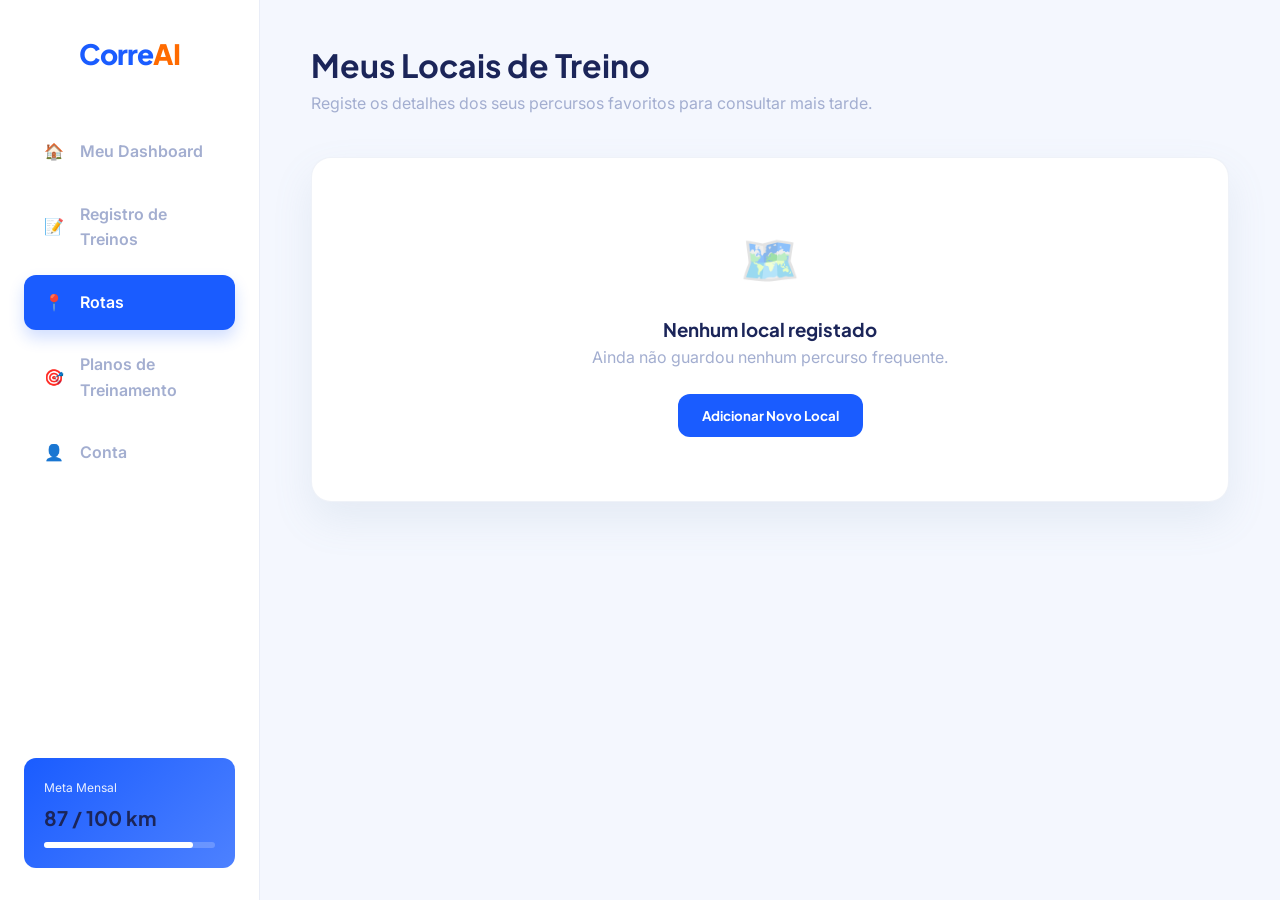
<file: rotas.html>
<!DOCTYPE html>
<html lang="pt-br">
<head>
    <meta charset="UTF-8">
    <meta name="viewport" content="width=device-width, initial-scale=1.0">
    <title>Rotas - CorreAI</title>
    <link rel="stylesheet" href="style/style.css">
</head>
<body class="dashboard-page">

    <aside class="sidebar">
        <div class="sidebar-header">
            <a href="index.html" class="header-logo">Corre<span class="logo-ai">AI</span></a>
        </div>
        
        <nav class="sidebar-nav">
            <a href="dashboard.html" class="nav-link">
                <span class="icon">🏠</span> Meu Dashboard
            </a>
            <a href="registro.html" class="nav-link">
                <span class="icon">📝</span> Registro de Treinos
            </a>
            <a href="rotas.html" class="nav-link active">
                <span class="icon">📍</span> Rotas
            </a>
            <a href="planos.html" class="nav-link">
                <span class="icon">🎯</span> Planos de Treinamento
            </a>
            <a href="conta.html" class="nav-link">
                <span class="icon">👤</span> Conta
            </a>
        </nav>

        <div class="sidebar-footer">
            <div class="badge-meta">
                <p class="label-meta">Meta Mensal</p>
                <h4 class="valor-meta">87 / 100 km</h4>
                <div class="progress-bar-bg">
                    <div class="progress-bar-fill" style="width: 87%;"></div>
                </div>
            </div>
        </div>
    </aside>

    <main class="main-content">
        <header class="main-header">
            <div class="header-info">
                <h1>Meus Locais de Treino</h1>
                <p class="texto-secundario">Registe os detalhes dos seus percursos favoritos para consultar mais tarde.</p>
            </div>
        </header>

        <section class="grid-rotas">
            <div class="card" style="text-align: center; padding: 4rem 2rem;">
                <span style="font-size: 3rem; opacity: 0.5;">🗺️</span>
                <h3 style="margin-top: 1rem;">Nenhum local registado</h3>
                <p class="texto-secundario" style="margin-bottom: 1.5rem;">Ainda não guardou nenhum percurso frequente.</p>
                <button class="btn-primary" onclick="alert('Em breve: Formulário para guardar as características (piso, altimetria) dos seus locais de corrida habituais!');">Adicionar Novo Local</button>
            </div>
        </section>
    </main>

    <script src="js/script.js"></script>
</body>
</html>
</file>
<file: style/style.css>
/* ============================================================ */
/* 1. CONFIGURAÇÕES GERAIS E VARIÁVEIS (SETTINGS)               */
/* ============================================================ */
@import url('https://fonts.googleapis.com/css2?family=Plus+Jakarta+Sans:wght@400;500;600;700;800&family=Inter:wght@400;500;600&display=swap');

:root {
    /* Cores Profissionais */
    --primary-blue: #1A5CFF;
    --primary-light: rgba(26, 92, 255, 0.08);
    --accent-orange: #FF6B00; 
    --success-green: #01B574;
    --danger-red: #EE5D50;
    --bg-light: #F4F7FE;
    --white: #FFFFFF;
    
    /* Cores de Texto */
    --text-main: #1B2559;
    --text-secondary: #A3AED0;
    --text-muted: #B3B3B3;
    
    /* Efeitos e Bordas */
    --shadow-soft: 0px 18px 40px rgba(112, 144, 176, 0.12);
    --border-color: #E9EDF7;
    --radius-lg: 1.25rem; 
    --radius-md: 0.75rem; 
    
    /* Tipografia */
    --font-heading: 'Plus Jakarta Sans', sans-serif;
    --font-body: 'Inter', sans-serif;
}

/* ============================================================ */
/* 2. RESET E ELEMENTOS BASE (GENERIC & ELEMENTS)               */
/* ============================================================ */
* {
    margin: 0;
    padding: 0;
    box-sizing: border-box;
}

body {
    font-family: var(--font-body);
    background-color: var(--bg-light);
    color: var(--text-main);
    line-height: 1.6;
    overflow-x: hidden;
}

h1, h2, h3, h4, h5, h6 {
    font-family: var(--font-heading);
    color: var(--text-main);
}

a {
    text-decoration: none;
    transition: all 0.3s ease;
}

/* ============================================================ */
/* 3. COMPONENTES REUTILIZÁVEIS (COMPONENTS)                    */
/* ============================================================ */
/* --- Logo --- */

.header-logo {
    font-family: var(--font-heading);
    font-size: 1.75rem;
    font-weight: 800;
    color: var(--primary-blue);
    letter-spacing: -1px;
    display: flex;
    align-items: center;
    cursor: pointer;
}

.logo-ai { color: var(--accent-orange); }

/* --- Cartões (Cards) --- */
.card {
    background: var(--white);
    border-radius: var(--radius-lg);
    padding: 2rem;
    box-shadow: var(--shadow-soft);
    border: 1px solid rgba(224, 229, 242, 0.5);
    margin-bottom: 1.5rem;
}

/* --- Botões --- */
.btn-primary {
    font-family: var(--font-heading);
    background-color: var(--primary-blue);
    color: var(--white);
    padding: 0.8rem 1.5rem;
    border-radius: var(--radius-md);
    border: none;
    font-weight: 700;
    cursor: pointer;
    transition: all 0.3s ease;
    display: inline-block;
    text-align: center;
}
.btn-primary:hover { transform: translateY(-2px); box-shadow: 0px 8px 16px rgba(26, 92, 255, 0.25); }
.btn-secundario {
    font-family: var(--font-heading);
    background-color: var(--white);
    color: var(--text-secondary);
    padding: 0.8rem 1.5rem;
    border-radius: var(--radius-md);
    border: 1px solid var(--border-color);
    font-weight: 700;
    cursor: pointer;
    transition: all 0.3s ease;
}
.btn-secundario:hover { border-color: var(--text-muted); color: var(--text-main); }
.btn-voltar { display: inline-flex; align-items: center; gap: 0.5rem; color: var(--text-secondary); font-size: 0.875rem; font-weight: 600; margin-bottom: 1.5rem; }
.btn-voltar:hover { color: var(--primary-blue); }
.btn-full { width: 100%; }
.btn-orange { background-color: var(--accent-orange); }
.btn-orange:hover { box-shadow: 0px 8px 16px rgba(255, 107, 0, 0.25); }
.btn-sucesso { background-color: var(--success-green); }

/* --- Formulários e Inputs --- */
.form-group { margin-bottom: 1.25rem; text-align: left; }
.form-row { display: grid; grid-template-columns: 1fr 1fr; gap: 1rem; }
.form-group label { display: block; margin-bottom: 0.5rem; font-size: 0.875rem; font-weight: 600; color: var(--text-main); }
.form-group input, .form-group select {
    font-family: var(--font-body);
    width: 100%;
    padding: 0.9rem 1.1rem;
    border: 1px solid var(--border-color);
    border-radius: var(--radius-md);
    background-color: var(--white);
    color: var(--text-main);
    font-size: 0.95rem;
    outline: none;
    transition: border-color 0.3s ease;
}
.form-group input:focus, .form-group select:focus { border-color: var(--primary-blue); }
.input-icon-wrapper { position: relative; display: flex; align-items: center; }
.input-icon-wrapper input { padding-right: 3rem; }
.btn-icon-toggle { position: absolute; right: 1rem; background: none; border: none; cursor: pointer; font-size: 1.2rem; color: var(--text-muted); opacity: 0.6; transition: opacity 0.3s ease; padding: 0.2rem; }
.btn-icon-toggle:hover { opacity: 1; }
.icon-svg { width: 20px; height: 20px; stroke: currentColor; stroke-width: 1.5; fill: none; }
.requisitos-senha { margin-top: 0.75rem; }
.requisitos-senha p { font-size: 0.75rem; color: var(--text-muted); margin-bottom: 0.2rem; transition: color 0.3s ease; }

/* ============================================================ */
/* 4. LAYOUTS E MÓDULOS DE PÁGINA (LAYOUT & MODULES)            */
/* ============================================================ */

/* --- Landing Page (Index) --- */
.landing-header { display: flex; justify-content: space-between; align-items: center; padding: 1.5rem 5%; background: var(--white); border-bottom: 1px solid var(--border-color); }
.landing-nav { display: flex; gap: 2.5rem; align-items: center; }
.link-secundario { font-family: var(--font-body); color: var(--text-main); font-weight: 500; font-size: 1rem; }
.link-secundario:hover { color: var(--primary-blue); }
.hero { padding: 6rem 5%; text-align: center; background: linear-gradient(180deg, #FFFFFF 0%, #F4F7FE 100%); }
.hero h1 { font-size: clamp(2rem, 5vw, 3.5rem); margin-bottom: 1.5rem; line-height: 1.1; letter-spacing: -1px; }
.hero p { color: var(--text-secondary); font-size: 1.25rem; max-width: 700px; margin: 0 auto 2.5rem; }
.distancias-badges { display: flex; justify-content: center; gap: 0.8rem; margin-bottom: 3rem; flex-wrap: wrap; }
.badge { padding: 0.4rem 1.2rem; border-radius: 2rem; background: var(--white); border: 1px solid var(--border-color); font-weight: 700; color: var(--primary-blue); font-size: 0.85rem;}
.footer-simples { text-align: center; padding: 2rem 5%; color: var(--text-muted); font-size: 0.875rem; border-top: 1px solid var(--border-color); background: var(--white); }

/* --- Módulo: Simulador de Ritmo --- */
.secao-simulador { padding: 4rem 5%; }
.simulador-ritmo { max-width: 850px; margin: 0 auto 4rem auto; background-color: var(--white); border-radius: var(--radius-lg); padding: 3rem; box-shadow: var(--shadow-soft); border: 1px solid var(--border-color); }
.cabecalho-simulador { text-align: center; margin-bottom: 2.5rem; }
.cabecalho-simulador h3 { font-size: 1.5rem; margin-bottom: 0.5rem; }
.cabecalho-simulador p { color: var(--text-secondary); }
.controles-simulador { display: flex; gap: 1.5rem; align-items: flex-start; justify-content: center; flex-wrap: wrap; }
.input-group { display: flex; flex-direction: column; text-align: left; flex: 1; min-width: 200px; }
.input-group label { font-size: 0.875rem; font-weight: 600; margin-bottom: 0.5rem; color: var(--text-main); }
.input-group input, .input-group select { font-family: var(--font-body); width: 100%; padding: 0.9rem 1.1rem; border: 1px solid var(--border-color); border-radius: var(--radius-md); background-color: var(--bg-light); font-size: 0.95rem; color: var(--text-main); outline: none; transition: border-color 0.3s ease; }
.input-group input:focus, .input-group select:focus { border-color: var(--primary-blue); }
.btn-primario { font-family: var(--font-heading); background-color: var(--primary-blue); color: var(--white); padding: 0.9rem 2rem; border-radius: var(--radius-md); border: none; font-weight: 700; cursor: pointer; transition: all 0.3s ease; margin-top: 1.85rem; height: fit-content; }
.btn-primario:hover { transform: translateY(-2px); box-shadow: 0px 8px 16px rgba(26, 92, 255, 0.25); }
.resultado-container { margin-top: 2rem; text-align: center; }
.resultado-box-pro { background: var(--bg-light); padding: 1.5rem; border-radius: var(--radius-md); display: inline-block;}
.label-resultado { color: var(--text-secondary); font-size: 0.75rem; font-weight: 700; letter-spacing: 1px; }
.valor-resultado { color: var(--primary-blue); font-size: 2.5rem; font-family: var(--font-heading); }

/* --- Autenticação (Login / Cadastro) --- */
.auth-page { display: flex; justify-content: center; align-items: center; min-height: 100vh; padding: 2rem 1rem; background: linear-gradient(180deg, #FFFFFF 0%, #F4F7FE 100%); }
.auth-container { width: 100%; max-width: 420px; }
.auth-container.container-medio { max-width: 550px; } 
.auth-card { padding: 3rem 2.5rem; }
.auth-card .header-logo { justify-content: center; font-size: 2.5rem; margin-bottom: 1.5rem; }
.auth-header { margin-bottom: 2rem; text-align: center; }
.auth-header h2 { font-size: 1.5rem; margin-bottom: 0.5rem; }
.auth-header p { color: var(--text-secondary); font-size: 0.9rem; }
.label-row { display: flex; justify-content: space-between; align-items: center; margin-bottom: 0.5rem; }
.label-row label { margin-bottom: 0; }
.link-discreto { font-size: 0.8rem; color: var(--primary-blue); font-weight: 600; }
.auth-actions { margin-top: 1.5rem; }
.auth-footer { margin-top: 2.5rem; text-align: center; }
.auth-footer p { color: var(--text-secondary); font-size: 0.9rem; }
.link-destaque { color: var(--primary-blue); font-weight: 700; }

/* --- Dashboard e Sidebar --- */
.dashboard-page { display: flex; min-height: 100vh; }
.sidebar { width: 260px; background-color: var(--white); padding: 2rem 1.5rem; position: fixed; height: 100vh; border-right: 1px solid var(--border-color); display: flex; flex-direction: column; z-index: 100; }
.sidebar-header { margin-bottom: 3rem; display: flex; justify-content: center; }
.sidebar-nav { display: flex; flex-direction: column; gap: 0.5rem; flex-grow: 1; }
.nav-link { display: flex; align-items: center; gap: 1rem; padding: 0.9rem 1.25rem; border-radius: var(--radius-md); color: var(--text-secondary); font-weight: 600; }
.nav-link:hover { background-color: var(--bg-light); color: var(--primary-blue); }
.nav-link.active { background-color: var(--primary-blue); color: var(--white); box-shadow: 0px 8px 16px rgba(26, 92, 255, 0.2); }
.badge-meta { background: linear-gradient(135deg, #1A5CFF 0%, #4D81FF 100%); color: var(--white); padding: 1.25rem; border-radius: var(--radius-md); }
.label-meta { font-size: 0.75rem; opacity: 0.9; }
.valor-meta { font-size: 1.25rem; margin: 0.3rem 0; }
.progress-bar-bg { background: rgba(255, 255, 255, 0.2); height: 6px; border-radius: 3px; margin-top: 0.5rem; }
.progress-bar-fill { background: var(--white); height: 100%; border-radius: 3px; transition: width 1s ease; }

.main-content { margin-left: 260px; padding: 2.5rem 4%; width: calc(100% - 260px); }
.main-header { margin-bottom: 2.5rem; display: flex; justify-content: space-between; align-items: flex-start; }
.texto-secundario { color: var(--text-secondary); }
.btn-icon { background: none; border: none; color: var(--danger-red); font-weight: 700; cursor: pointer; font-family: var(--font-heading); }

/* --- Grids Internos do Dashboard --- */
.dashboard-grid { display: grid; grid-template-columns: 1fr 1fr; gap: 1.5rem; margin-bottom: 2rem; }
.info-corrida { background: #FFF5F0; padding: 1.5rem; border-radius: var(--radius-md); border-left: 4px solid var(--accent-orange); margin-top: 1rem; }
.chart-container { height: 200px; margin-top: 1rem; }
.lista-historico-pro { margin-top: 1.5rem; }
.treino-item { display: grid; grid-template-columns: 1.5fr 1fr 1fr 1.5fr 1fr 0.5fr; align-items: center; padding: 1rem; border: 1px solid var(--border-color); border-radius: var(--radius-md); margin-bottom: 1rem; transition: 0.3s; }
.treino-item:hover { border-color: var(--primary-blue); background: var(--white); transform: translateX(5px); }
.grid-rotas, .grid-planos { display: grid; grid-template-columns: repeat(auto-fit, minmax(300px, 1fr)); gap: 1.5rem; margin-bottom: 2rem; }
.rota-detalhes-grid { display: grid; grid-template-columns: 1fr 1fr; gap: 1rem; margin-bottom: 1.5rem; }
.label-detalhe { font-size: 0.75rem; color: var(--text-secondary); }
.valor-detalhe { font-weight: 700; font-size: 0.95rem; }

/* --- Conta / Perfil --- */
.card-perfil-header { background: linear-gradient(90deg, #1A5CFF 0%, #4D81FF 100%); color: var(--white); display: flex; align-items: center; gap: 2rem; }
.avatar-placeholder { background: var(--white); width: 80px; height: 80px; border-radius: 50%; display: flex; align-items: center; justify-content: center; font-size: 2.5rem; color: var(--primary-blue); }
.badges-perfil { display: flex; gap: 0.5rem; margin-top: 1rem; }
.tag-status { padding: 0.3rem 0.8rem; border-radius: 2rem; font-size: 0.75rem; font-weight: 700; color: var(--white); }
.status-laranja { background: var(--accent-orange); }
.status-sucesso { background: var(--success-green); }
.grid-conta-config { display: grid; grid-template-columns: 1fr 1fr; gap: 1.5rem; margin-bottom: 2rem; }
.card-borda-laranja { border-left: 4px solid var(--accent-orange); }
.conquistas-container { display: flex; justify-content: space-around; text-align: center; margin-top: 1.5rem; flex-wrap: wrap; gap: 1rem;}
.badge-icon { width: 60px; height: 60px; border-radius: 50%; display: flex; align-items: center; justify-content: center; font-size: 1.5rem; color: var(--white); margin: 0 auto 0.5rem; }
.icon-verde { background: var(--success-green); }
.icon-azul { background: var(--primary-blue); }
.icon-laranja { background: var(--accent-orange); }
.icon-cinza { background: #D1D5DB; }
.badge-item p { font-size: 0.8rem; font-weight: 700; }
.bloqueado p { color: var(--text-muted); }
.form-footer-actions { display: flex; justify-content: flex-end; gap: 1.5rem; margin-top: 1rem; padding-bottom: 2rem; }

/* ============================================================ */
/* 5. SISTEMA DE NOTIFICAÇÕES (UTILITIES)                       */
/* ============================================================ */
.toast-container { position: fixed; top: 20px; right: 20px; z-index: 9999; display: flex; flex-direction: column; gap: 10px; }
.toast-mensagem { background-color: var(--white); color: var(--text-main); padding: 1rem 1.5rem; border-radius: var(--radius-md); box-shadow: var(--shadow-soft); font-family: var(--font-body); font-weight: 600; font-size: 0.9rem; display: flex; align-items: center; gap: 0.75rem; border-left: 4px solid var(--primary-blue); transform: translateX(120%); transition: transform 0.4s cubic-bezier(0.25, 0.8, 0.25, 1); }
.toast-mensagem.show { transform: translateX(0); }
.toast-erro { border-left-color: var(--danger-red); }
.toast-sucesso { border-left-color: var(--success-green); }

/* ============================================================ */
/* 6. RESPONSIVIDADE (MEDIA QUERIES) - SEMPRE NO FINAL          */
/* ============================================================ */

/* Tablets */
@media (max-width: 1024px) {
    .dashboard-grid, .grid-conta-config { grid-template-columns: 1fr; }
    .form-row { grid-template-columns: 1fr; }
}

/* Smartphones */
@media (max-width: 768px) {
    /* Navbar Inferior estilo Aplicação Nativa */
    .sidebar-header, .sidebar-footer { display: none; }
    .sidebar { width: 100%; height: auto; position: fixed; bottom: 0; left: 0; padding: 0.5rem; flex-direction: row; border-right: none; border-top: 1px solid var(--border-color); box-shadow: 0px -5px 20px rgba(0,0,0,0.05); z-index: 1000; }
    .sidebar-nav { flex-direction: row; justify-content: space-around; width: 100%; margin-top: 0; }
    .nav-link { flex-direction: column; gap: 0.2rem; padding: 0.5rem; font-size: 0.7rem; border-radius: var(--radius-md); }
    .nav-link .icon { font-size: 1.2rem; }

    /* Ajuste de Espaçamento Principal */
    .main-content { margin-left: 0; width: 100%; padding: 1.5rem 1.5rem 6rem 1.5rem; }

    /* Landing Page Mobile */
    .landing-header { flex-direction: column; gap: 1.5rem; padding: 1.5rem; }
    .landing-nav { width: 100%; justify-content: center; }
    
    /* Tabelas e Grids Internos */
    .treino-item { grid-template-columns: 1fr 1fr; gap: 1rem; position: relative; }
    .treino-item div:nth-child(3), .treino-item div:nth-child(4) { display: none; }
    .card-perfil-header { flex-direction: column; text-align: center; }
}
</file>
